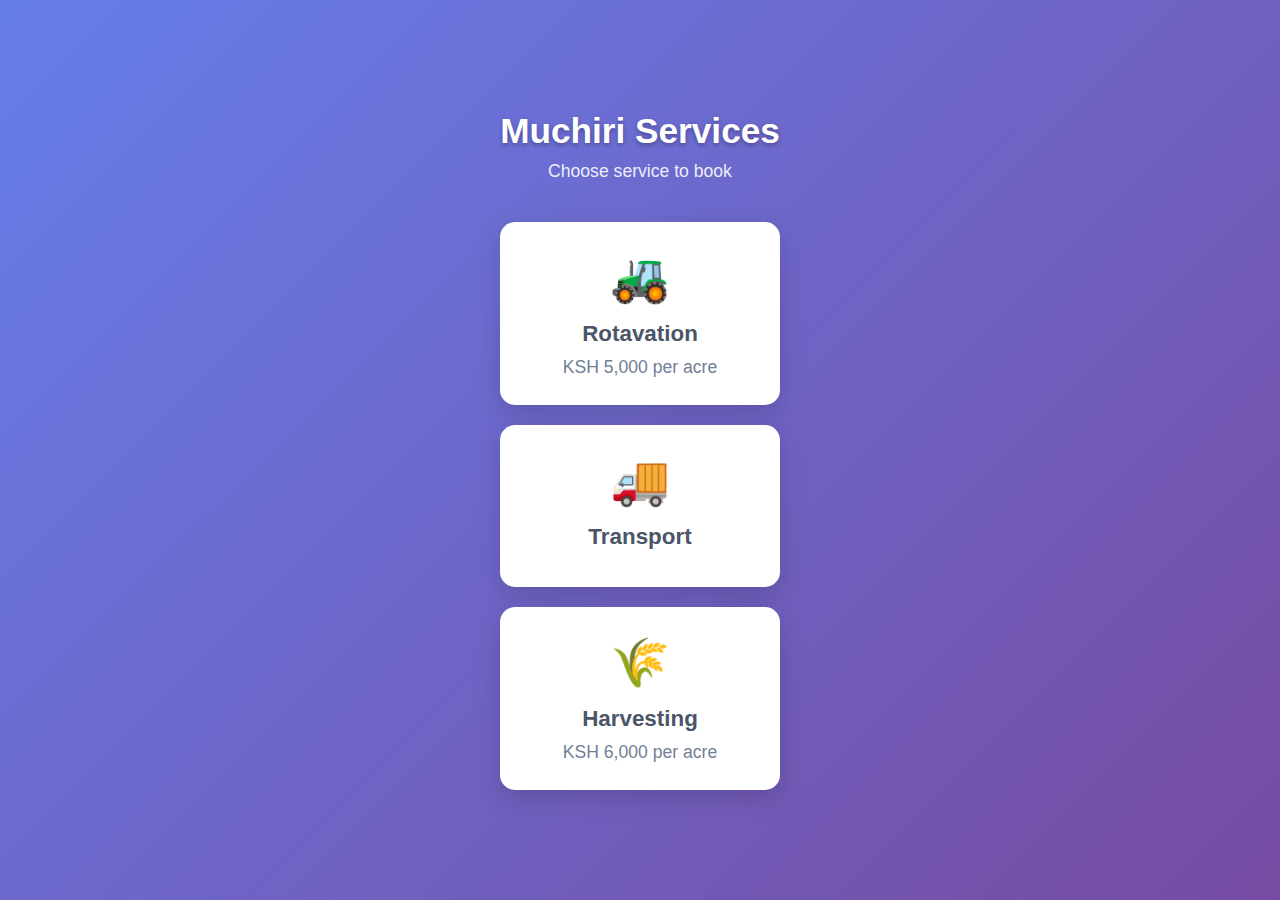
<file: index.html>
<!DOCTYPE html>
<html lang="en">
<head>
    <meta charset="UTF-8">
    <meta name="viewport" content="width=device-width, initial-scale=1.0">
    <title>Agricultural Services Booking</title>
    <link rel="stylesheet" href="style.css">
</head>
<body>
    <!-- Main Services Page -->
    <div id="mainPage" class="page">
        <div class="container">
            <h1>Muchiri Services</h1>
            <p class="subtitle">Choose service to book</p>
            
            <div class="services-list">
                <div class="service-card" onclick="selectService('Rotavation', 5000, 'acre')">
                    <div class="service-icon">🚜</div>
                    <h3>Rotavation</h3>
                    <p>KSH 5,000 per acre</p>
                </div>
                
                <div class="service-card" onclick="selectService('Transport', 150, 'bag')">
                    <div class="service-icon">🚚</div>
                    <h3>Transport</h3>
                    <p></p>
                </div>
                
                <div class="service-card" onclick="selectService('Harvesting', 6000, 'acre')">
                    <div class="service-icon">🌾</div>
                    <h3>Harvesting</h3>
                    <p>KSH 6,000 per acre</p>
                </div>
            </div>
        </div>
    </div>

    <!-- Booking Page -->
    <div id="bookingPage" class="page hidden">
        <div class="container">
            <div class="navigation-buttons">
                <div class="back-btn" onclick="goBack()">← Back</div>
                <div class="home-btn" onclick="goToHome()">🏠 Home</div>
            </div>
            <h2 id="bookingHeader">You are booking for Service</h2>
            
            <form id="bookingForm">
                <!-- Part 1: Personal Details -->
                <div class="form-section">
                    <h3>Personal Details</h3>
                    <div class="input-group">
                        <input type="text" id="firstName" placeholder="First Name" required>
                    </div>
                    <div class="input-group">
                        <input type="text" id="lastName" placeholder="Last Name" required>
                    </div>
                    <div class="input-group">
                        <input type="tel" id="phoneNumber" placeholder="Phone Number" required>
                    </div>
                </div>

                <!-- Part 2: Farm Details -->
                <div class="form-section">
                    <h3>Farm Details</h3>
                    <div class="input-group">
                        <select id="section" onchange="updateUnits()" required>
                            <option value="">Select Section</option>
                            <option value="Kraba">Kraba</option>
                            <option value="Tebere">Tebere</option>
                            <option value="Wamunu">Wamunu</option>
                            <option value="Wea">Wea</option>
                        </select>
                    </div>
                    <div class="input-group">
                        <select id="unit" required disabled>
                            <option value="">Select Unit</option>
                        </select>
                    </div>
                    <div class="input-group">
                        <input type="number" id="quantity" placeholder="Number of acres/bags" min="1" required>
                        <span id="quantityLabel">acres</span>
                    </div>
                    <div class="input-group">
                        <input type="date" id="serviceDate" required>
                    </div>
                </div>

                <button type="button" id="bookBtn" onclick="showPricing()" class="primary-btn">Book</button>
            </form>

            <!-- Part 3: Price Calculation (Hidden initially) -->
            <div id="pricingSection" class="form-section hidden">
                <h3>Service Summary</h3>
                <div class="price-breakdown">
                    <div class="price-item">
                        <span>Service:</span>
                        <span id="serviceType">-</span>
                    </div>
                    <div class="price-item">
                        <span>Quantity:</span>
                        <span id="serviceQuantity">-</span>
                    </div>
                    <div class="price-item">
                        <span>Rate:</span>
                        <span id="serviceRate">-</span>
                    </div>
                    <div class="price-item total">
                        <span>Total Amount:</span>
                        <span id="totalAmount">KSH 0</span>
                    </div>
                </div>
                <button type="button" onclick="completeBooking()" class="primary-btn complete-btn">Complete Booking Service</button>
            </div>
        </div>
    </div>

    <!-- Success Page -->
    <div id="successPage" class="page hidden">
        <div class="container">
            <div class="success-message">
                <div class="success-icon">✅</div>
                <h2>Booked Successfully!</h2>
                <p>Your service has been booked. We will contact you soon.</p>
                <button onclick="goHome()" class="primary-btn">Book Another Service</button>
            </div>
        </div>
    </div>

    <script>
        // Global variables
        let currentService = '';
        let currentRate = 0;
        let currentUnit = '';

        // Section-Unit mapping
        const sectionUnits = {
            'Kraba': ['K1', 'K2', 'K3', 'K4'],
            'Tebere': ['T1', 'T2', 'T3', 'T4'],
            'Wamunu': ['W1', 'W2', 'W3', 'W4'],
            'Wea': ['M1', 'M2', 'M3', 'M4', 'M5', 'M6']
        };

        // Service selection function
        function selectService(serviceName, rate, unit) {
            currentService = serviceName;
            currentRate = rate;
            currentUnit = unit;
            
            // Update header
            document.getElementById('bookingHeader').textContent = `You are booking for ${serviceName}`;
            
            // Update quantity label
            document.getElementById('quantityLabel').textContent = unit === 'acre' ? 'acres' : 'bags';
            document.getElementById('quantity').placeholder = `Number of ${unit === 'acre' ? 'acres' : 'bags'}`;
            
            // Show booking page
            showPage('bookingPage');
            
            // Reset form
            resetForm();
        }

        // Update units dropdown based on section selection
        function updateUnits() {
            const sectionSelect = document.getElementById('section');
            const unitSelect = document.getElementById('unit');
            const selectedSection = sectionSelect.value;
            
            // Clear unit options
            unitSelect.innerHTML = '<option value="">Select Unit</option>';
            
            if (selectedSection && sectionUnits[selectedSection]) {
                // Enable unit dropdown
                unitSelect.disabled = false;
                
                // Populate units for selected section
                sectionUnits[selectedSection].forEach(unit => {
                    const option = document.createElement('option');
                    option.value = unit;
                    option.textContent = unit;
                    unitSelect.appendChild(option);
                });
            } else {
                // Disable unit dropdown if no section selected
                unitSelect.disabled = true;
            }
        }

        // Show pricing section
        function showPricing() {
            // Validate form inputs
            const firstName = document.getElementById('firstName').value.trim();
            const lastName = document.getElementById('lastName').value.trim();
            const phoneNumber = document.getElementById('phoneNumber').value.trim();
            const section = document.getElementById('section').value;
            const unit = document.getElementById('unit').value;
            const quantity = document.getElementById('quantity').value;
            const serviceDate = document.getElementById('serviceDate').value;
            
            // Check if all fields are filled
            if (!firstName || !lastName || !phoneNumber || !section || !unit || !quantity || !serviceDate) {
                alert('Please fill in all fields before proceeding.');
                return;
            }
            
            // Validate phone number (basic validation)
            if (phoneNumber.length < 10) {
                alert('Please enter a valid phone number.');
                return;
            }
            
            // Validate quantity
            if (quantity <= 0) {
                alert('Please enter a valid quantity.');
                return;
            }
            
            // Calculate total amount
            const totalAmount = quantity * currentRate;
            
            // Update pricing section with fresh data
            document.getElementById('serviceType').textContent = currentService;
            document.getElementById('serviceQuantity').textContent = `${quantity} ${currentUnit === 'acre' ? 'acres' : 'bags'}`;
            document.getElementById('serviceRate').textContent = `KSH ${currentRate.toLocaleString()} per ${currentUnit}`;
            document.getElementById('totalAmount').textContent = `KSH ${totalAmount.toLocaleString()}`;
            
            // First hide book button completely
            document.getElementById('bookBtn').style.display = 'none';
            
            // Then show pricing section with animation
            const pricingSection = document.getElementById('pricingSection');
            pricingSection.style.display = 'block';
            pricingSection.classList.remove('hidden');
            pricingSection.classList.add('show');
            pricingSection.classList.add('fade-in');
            
            // Smooth scroll to pricing section
            setTimeout(() => {
                pricingSection.scrollIntoView({ behavior: 'smooth', block: 'nearest' });
            }, 300);
        }

        // Complete booking
        function completeBooking() {
            // Add loading state
            const completeBtn = document.querySelector('.complete-btn');
            const originalText = completeBtn.textContent;
            completeBtn.textContent = 'Processing...';
            completeBtn.classList.add('loading');
            
            // Simulate booking process
            setTimeout(() => {
                // Hide the pricing section (Part 3)
                const pricingSection = document.getElementById('pricingSection');
                pricingSection.style.display = 'none';
                pricingSection.classList.add('hidden');
                pricingSection.classList.remove('show');
                
                // Show the Book button again
                document.getElementById('bookBtn').style.display = 'block';
                
                // Clear the pricing section data
                clearPricingSection();
                
                // Reset button state
                completeBtn.textContent = originalText;
                completeBtn.classList.remove('loading');
                
                // Show success message briefly, then return to form
                showPage('successPage');
                
                // After 3 seconds, go back to booking page with fresh form
                setTimeout(() => {
                    showPage('bookingPage');
                }, 3000);
            }, 2000);
        }

        // Navigation functions
        function showPage(pageId) {
            // Hide all pages
            document.querySelectorAll('.page').forEach(page => {
                page.classList.add('hidden');
            });
            
            // Show selected page
            document.getElementById(pageId).classList.remove('hidden');
            document.getElementById(pageId).classList.add('fade-in');
            
            // Scroll to top
            window.scrollTo(0, 0);
        }

        function goBack() {
            showPage('mainPage');
            resetForm();
        }

        function goHome() {
            showPage('mainPage');
            resetForm();
        }

        function goToHome() {
            // Navigate to home.html
            window.location.href = 'home.html';
        }

        // Reset form function
        function resetForm() {
            // Reset form fields
            document.getElementById('bookingForm').reset();
            
            // Reset dropdowns
            document.getElementById('unit').disabled = true;
            document.getElementById('unit').innerHTML = '<option value="">Select Unit</option>';
            
            // Ensure pricing section is completely hidden
            const pricingSection = document.getElementById('pricingSection');
            pricingSection.style.display = 'none';
            pricingSection.classList.add('hidden');
            pricingSection.classList.remove('show');
            pricingSection.classList.remove('fade-in');
            
            // Show book button again
            document.getElementById('bookBtn').style.display = 'block';
            
            // Clear pricing section data
            clearPricingSection();
            
            // Set minimum date to today
            const today = new Date().toISOString().split('T')[0];
            document.getElementById('serviceDate').setAttribute('min', today);
        }

        // Clear pricing section data
        function clearPricingSection() {
            document.getElementById('serviceType').textContent = '-';
            document.getElementById('serviceQuantity').textContent = '-';
            document.getElementById('serviceRate').textContent = '-';
            document.getElementById('totalAmount').textContent = 'KSH 0';
        }

        // Initialize the application
        document.addEventListener('DOMContentLoaded', function() {
            // Set minimum date to today
            const today = new Date().toISOString().split('T')[0];
            document.getElementById('serviceDate').setAttribute('min', today);
            
            // Show main page
            showPage('mainPage');
            
            // Add form validation
            const form = document.getElementById('bookingForm');
            const inputs = form.querySelectorAll('input, select');
            
            inputs.forEach(input => {
                input.addEventListener('input', function() {
                    // Remove error styling when user starts typing
                    this.style.borderColor = '#e2e8f0';
                });
                
                input.addEventListener('invalid', function() {
                    // Add error styling for invalid inputs
                    this.style.borderColor = '#e53e3e';
                });
            });
            
            // Format phone number input
            document.getElementById('phoneNumber').addEventListener('input', function(e) {
                // Remove non-numeric characters
                let value = e.target.value.replace(/\D/g, '');
                
                // Limit to reasonable phone number length
                if (value.length > 12) {
                    value = value.slice(0, 12);
                }
                
                e.target.value = value;
            });
            
            // Validate names (only letters and spaces)
            const nameInputs = ['firstName', 'lastName'];
            nameInputs.forEach(inputId => {
                document.getElementById(inputId).addEventListener('input', function(e) {
                    // Allow only letters and spaces
                    e.target.value = e.target.value.replace(/[^a-zA-Z\s]/g, '');
                });
            });
        });

        // Handle form submission
        document.getElementById('bookingForm').addEventListener('submit', function(e) {
            e.preventDefault();
            showPricing();
        });

        // Add touch feedback for mobile
        document.addEventListener('touchstart', function() {}, true);
    </script>
</body>
</html>
</file>
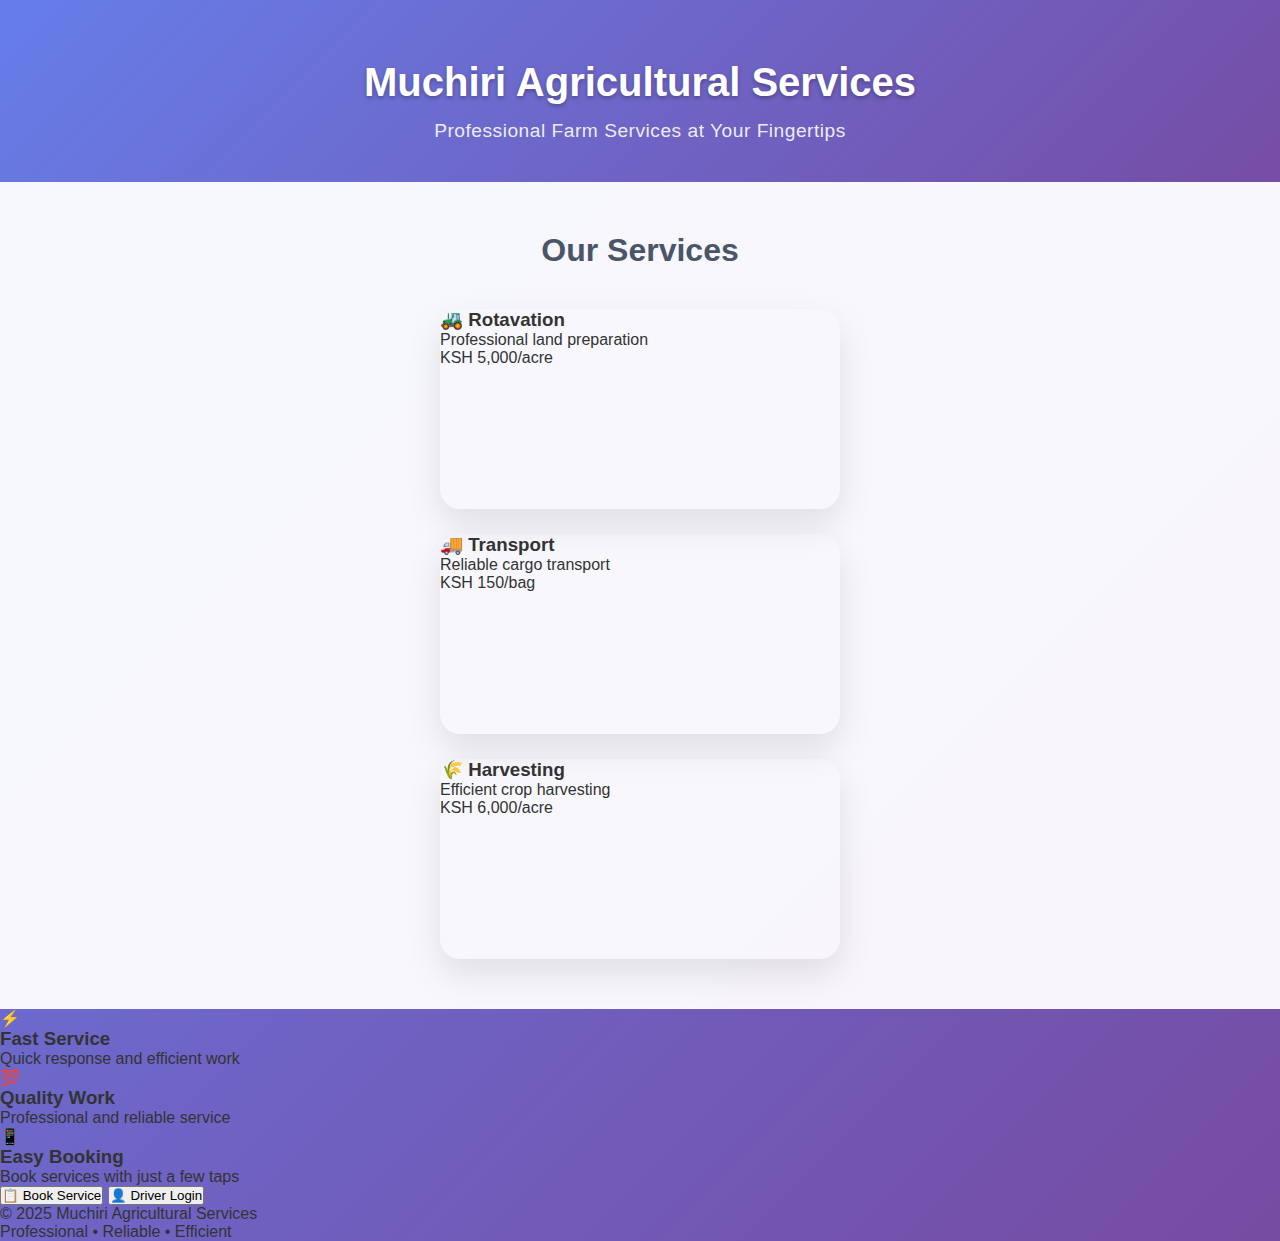
<file: default.html>
<!DOCTYPE html>
<html lang="en">
<head>
    <meta charset="UTF-8">
    <meta name="viewport" content="width=device-width, initial-scale=1.0">
    <title>Muchiri Agricultural Services - Redirecting...</title>
    <meta http-equiv="refresh" content="0; url=home.html">
    <link rel="canonical" href="home.html">
    <script>
        // JavaScript redirect as backup
        window.location.href = 'home.html';
    </script>
</head>
<body>
    <div style="text-align: center; padding: 50px; font-family: Arial, sans-serif;">
        <h1>🚜 Muchiri Agricultural Services</h1>
        <p>Redirecting you to our home page...</p>
        <p>If you're not redirected automatically, <a href="home.html">click here</a>.</p>
    </div>
</body>
</html>
</file>
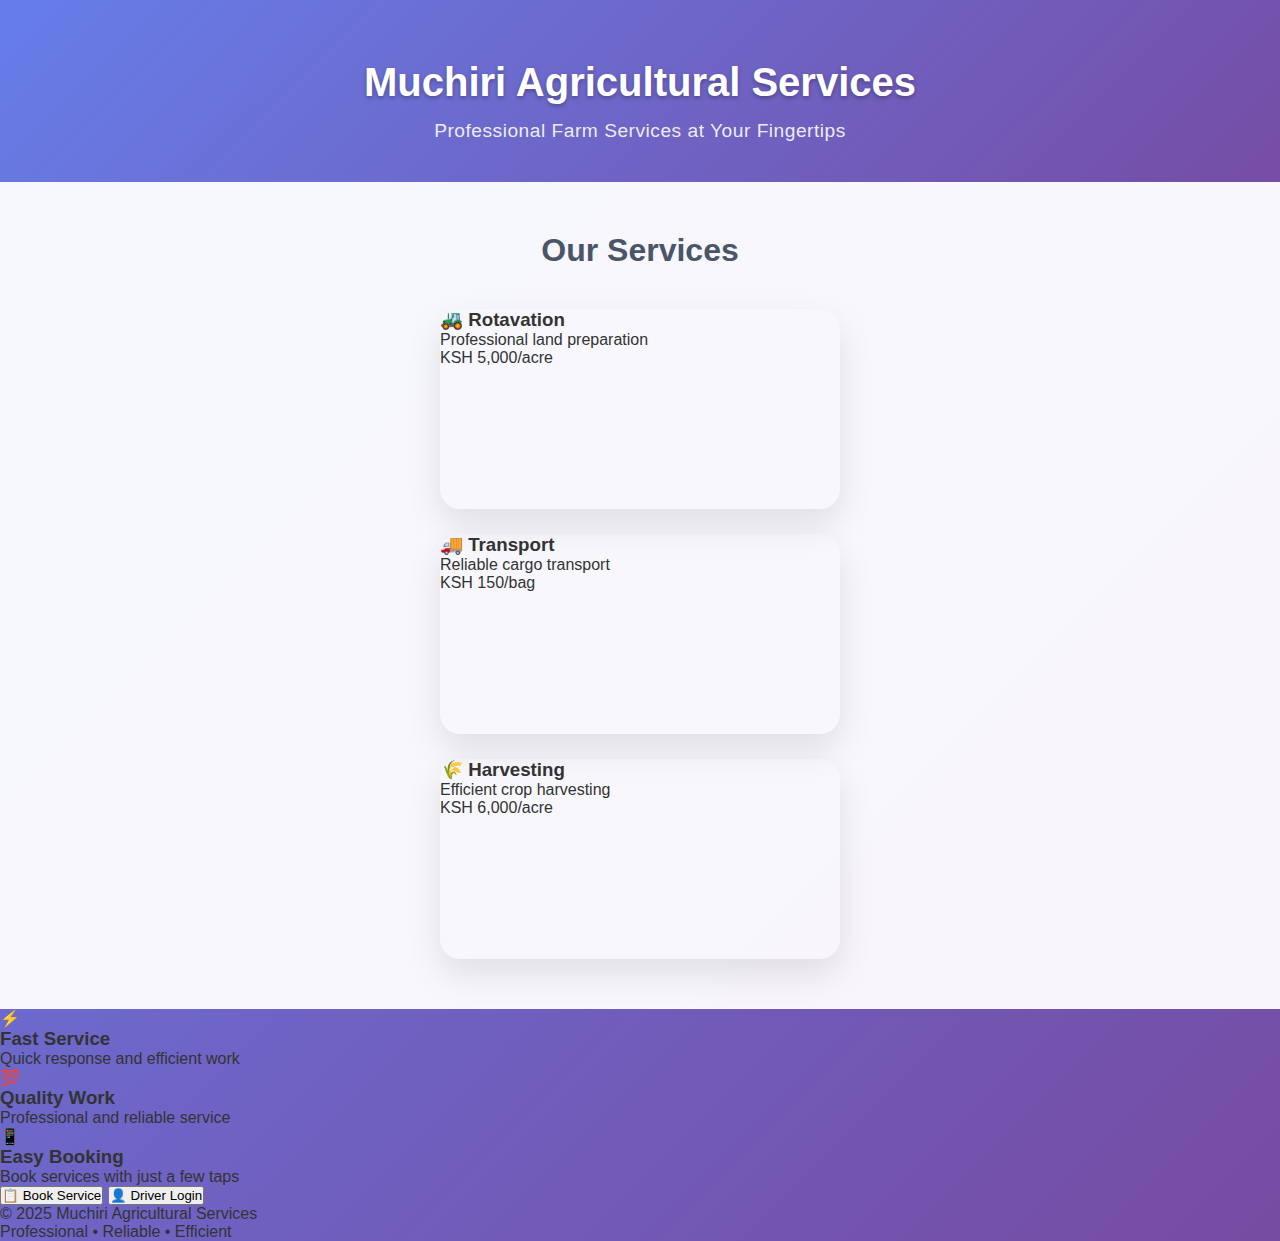
<file: home.html>
<!DOCTYPE html>
<html lang="en">
<head>
    <meta charset="UTF-8">
    <meta name="viewport" content="width=device-width, initial-scale=1.0">
    <title>Muchiri Agricultural Services - Rotavation, Transport & Harvesting Services Kenya</title>
    <meta name="description" content="Professional agricultural services in Kenya. Book rotavation, transport, and harvesting services. Muchiri Services provides reliable farming equipment and transport solutions.">
    <meta name="keywords" content="muchiri, agricultural services, rotavation, transport, harvesting, farming, kenya, book services, muchiri.com">
    <meta name="author" content="Muchiri Agricultural Services">
    
    <!-- Open Graph Meta Tags for Social Sharing -->
    <meta property="og:title" content="Muchiri Agricultural Services - Professional Farming Solutions">
    <meta property="og:description" content="Book reliable rotavation, transport, and harvesting services in Kenya. Professional agricultural equipment and services.">
    <meta property="og:type" content="website">
    <meta property="og:url" content="https://laban-dott.github.io/muchiri-agricultural-services/">
    
    <link rel="stylesheet" href="style.css">
</head>
<body>
    <div class="home-container">
        <header class="hero-section">
            <div class="hero-content">
                <h1>Muchiri Agricultural Services</h1>
                <p class="tagline">Professional Farm Services at Your Fingertips</p>
            </div>
        </header>

        <section class="services-gallery">
            <h2>Our Services</h2>
            
            <div class="service-showcase">
                <div class="service-image-card">
                    <div class="service-image rotavation-img">
                        <div class="image-overlay">
                            <h3>🚜 Rotavation</h3>
                            <p>Professional land preparation</p>
                            <span class="price">KSH 5,000/acre</span>
                        </div>
                    </div>
                </div>

                <div class="service-image-card">
                    <div class="service-image transport-img">
                        <div class="image-overlay">
                            <h3>🚚 Transport</h3>
                            <p>Reliable cargo transport</p>
                            <span class="price">KSH 150/bag</span>
                        </div>
                    </div>
                </div>

                <div class="service-image-card">
                    <div class="service-image harvesting-img">
                        <div class="image-overlay">
                            <h3>🌾 Harvesting</h3>
                            <p>Efficient crop harvesting</p>
                            <span class="price">KSH 6,000/acre</span>
                        </div>
                    </div>
                </div>
            </div>
        </section>

        <section class="features">
            <div class="feature-item">
                <div class="feature-icon">⚡</div>
                <h3>Fast Service</h3>
                <p>Quick response and efficient work</p>
            </div>
            <div class="feature-item">
                <div class="feature-icon">💯</div>
                <h3>Quality Work</h3>
                <p>Professional and reliable service</p>
            </div>
            <div class="feature-item">
                <div class="feature-icon">📱</div>
                <h3>Easy Booking</h3>
                <p>Book services with just a few taps</p>
            </div>
        </section>

        <section class="action-buttons">
            <button onclick="bookService()" class="btn-primary book-btn">
                <span class="btn-icon">📋</span>
                Book Service
            </button>
            
            <button onclick="driverLogin()" class="btn-secondary login-btn">
                <span class="btn-icon">👤</span>
                Driver Login
            </button>
        </section>

        <footer class="footer">
            <p>&copy; 2025 Muchiri Agricultural Services</p>
            <p>Professional • Reliable • Efficient</p>
        </footer>
    </div>

    <script>
        function bookService() {
            window.location.href = 'index.html';
        }

        function driverLogin() {
            window.location.href = 'dashboard.html';
        }

        document.addEventListener('touchstart', function() {}, true);

        document.addEventListener('DOMContentLoaded', function() {
            const observerOptions = {
                threshold: 0.1,
                rootMargin: '0px 0px -50px 0px'
            };

            const observer = new IntersectionObserver((entries) => {
                entries.forEach(entry => {
                    if (entry.isIntersecting) {
                        entry.target.classList.add('fade-in');
                    }
                });
            }, observerOptions);

            document.querySelectorAll('.service-image-card, .feature-item').forEach(el => {
                observer.observe(el);
            });
        });
    </script>
</body>
</html>
</file>
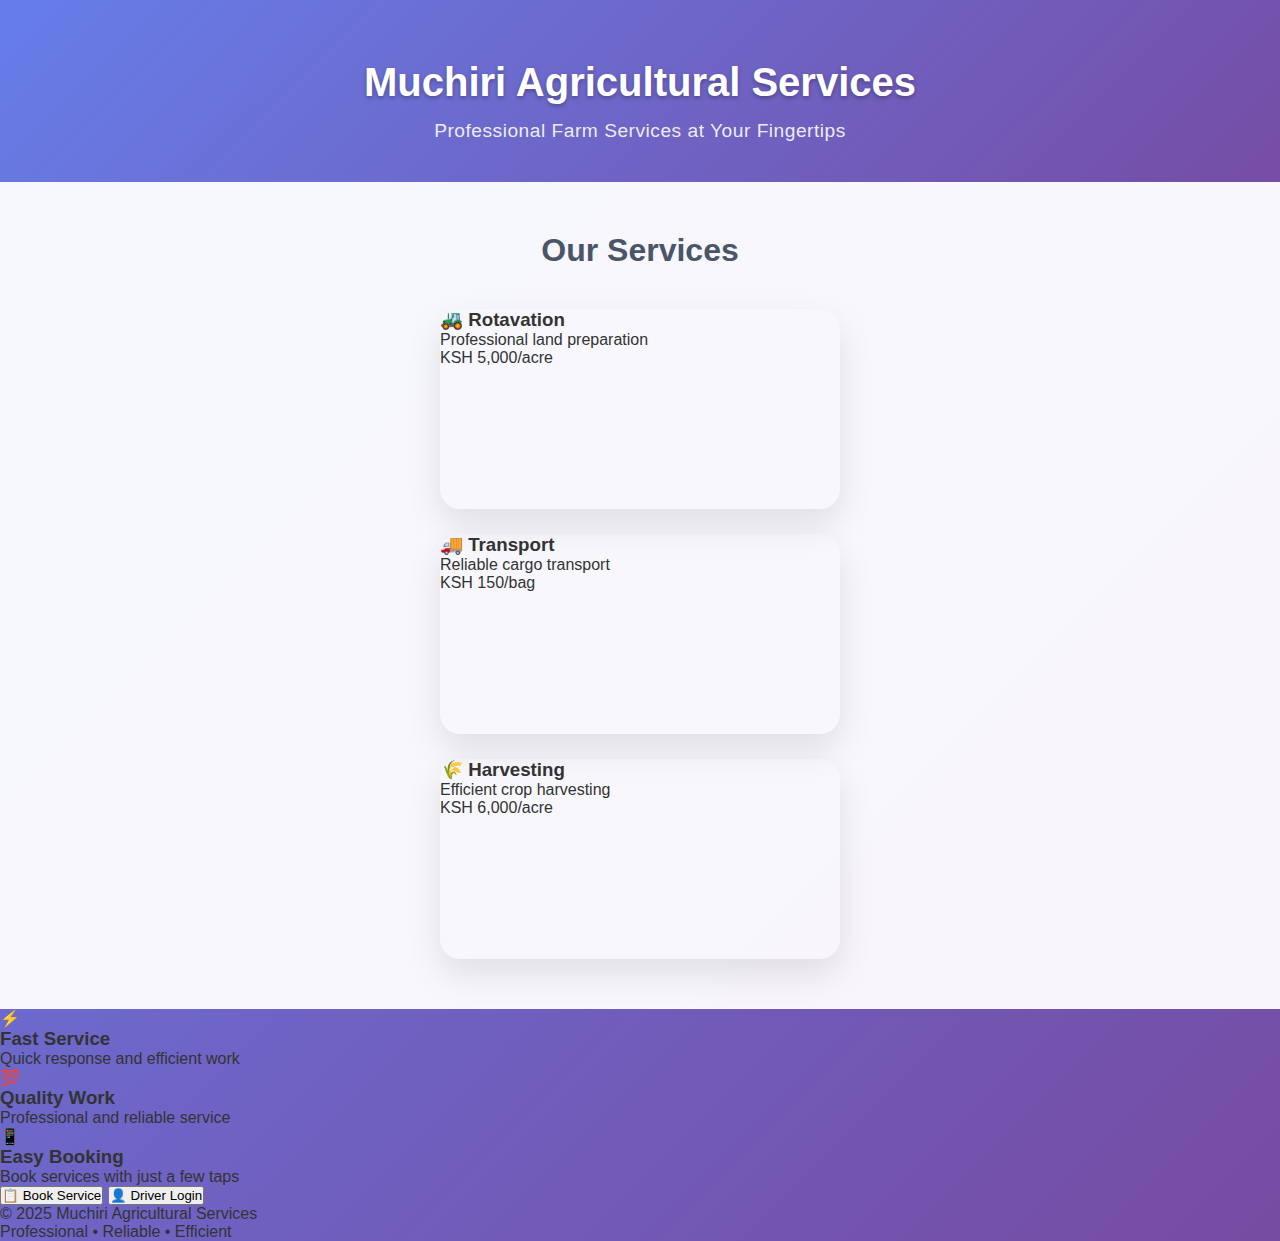
<file: redirect.html>
<!DOCTYPE html>
<html lang="en">
<head>
    <meta charset="UTF-8">
    <meta name="viewport" content="width=device-width, initial-scale=1.0">
    <title>Muchiri Agricultural Services - Redirecting...</title>
    <meta http-equiv="refresh" content="0; url=home.html">
    <link rel="canonical" href="home.html">
</head>
<body>
    <script>
        // Immediate redirect to home.html
        window.location.href = 'home.html';
    </script>
    <p>Redirecting to <a href="home.html">Muchiri Agricultural Services</a>...</p>
</body>
</html>
</file>
<file: style.css>
* {
    margin: 0;
    padding: 0;
    box-sizing: border-box;
}

body {
    font-family: 'Segoe UI', Tahoma, Geneva, Verdana, sans-serif;
    background: linear-gradient(135deg, #667eea 0%, #764ba2 100%);
    min-height: 100vh;
    color: #333;
}

.container {
    max-width: 100%;
    padding: 20px;
    margin: 0 auto;
}

.page {
    min-height: 100vh;
    display: flex;
    align-items: center;
    justify-content: center;
}

.page.hidden {
    display: none;
}

h1 {
    text-align: center;
    color: white;
    font-size: 2.2rem;
    margin-bottom: 10px;
    text-shadow: 0 2px 4px rgba(0,0,0,0.3);
}

.subtitle {
    text-align: center;
    color: rgba(255,255,255,0.9);
    font-size: 1.1rem;
    margin-bottom: 40px;
}

.services-list {
    display: flex;
    flex-direction: column;
    gap: 20px;
    max-width: 400px;
    margin: 0 auto;
}

.service-card {
    background: white;
    border-radius: 15px;
    padding: 25px;
    text-align: center;
    box-shadow: 0 8px 25px rgba(0,0,0,0.15);
    cursor: pointer;
    transition: all 0.3s ease;
    border: 2px solid transparent;
}

.service-card:hover {
    transform: translateY(-5px);
    box-shadow: 0 12px 35px rgba(0,0,0,0.2);
    border-color: #667eea;
}

.service-icon {
    font-size: 3rem;
    margin-bottom: 15px;
}

.service-card h3 {
    color: #4a5568;
    font-size: 1.4rem;
    margin-bottom: 10px;
}

.service-card p {
    color: #718096;
    font-size: 1.1rem;
    font-weight: 500;
}

.back-btn {
    color: white;
    font-size: 1.1rem;
    cursor: pointer;
    margin-bottom: 20px;
    display: inline-flex;
    align-items: center;
    padding: 10px;
    border-radius: 8px;
    transition: background-color 0.3s ease;
}

.back-btn:hover {
    background-color: rgba(255,255,255,0.1);
}

.navigation-buttons {
    display: flex;
    gap: 10px;
    margin-bottom: 20px;
    flex-wrap: wrap;
}

.home-btn {
    color: white;
    font-size: 1.1rem;
    cursor: pointer;
    display: inline-flex;
    align-items: center;
    padding: 10px 15px;
    border-radius: 8px;
    background-color: rgba(40, 167, 69, 0.8);
    transition: all 0.3s ease;
    font-weight: 500;
}

.home-btn:hover {
    background-color: rgba(40, 167, 69, 1);
    transform: translateY(-1px);
}

#bookingHeader {
    color: white;
    font-size: 1.8rem;
    text-align: center;
    margin-bottom: 30px;
    text-shadow: 0 2px 4px rgba(0,0,0,0.3);
}

.form-section {
    background: white;
    border-radius: 15px;
    padding: 25px;
    margin-bottom: 20px;
    box-shadow: 0 8px 25px rgba(0,0,0,0.15);
}

.form-section h3 {
    color: #4a5568;
    font-size: 1.3rem;
    margin-bottom: 20px;
    border-bottom: 2px solid #e2e8f0;
    padding-bottom: 10px;
}

.input-group {
    margin-bottom: 20px;
    position: relative;
}

.input-group:last-child {
    margin-bottom: 0;
}

input, select {
    width: 100%;
    padding: 15px;
    border: 2px solid #e2e8f0;
    border-radius: 10px;
    font-size: 1rem;
    transition: all 0.3s ease;
    background: white;
}

input:focus, select:focus {
    outline: none;
    border-color: #667eea;
    box-shadow: 0 0 0 3px rgba(102, 126, 234, 0.1);
}

input[type="number"] {
    padding-right: 60px;
}

#quantityLabel {
    position: absolute;
    right: 15px;
    top: 50%;
    transform: translateY(-50%);
    color: #718096;
    font-size: 0.9rem;
    pointer-events: none;
}

select:disabled {
    background-color: #f7fafc;
    color: #a0aec0;
    cursor: not-allowed;
}

.primary-btn {
    width: 100%;
    padding: 18px;
    background: linear-gradient(135deg, #667eea 0%, #764ba2 100%);
    color: white;
    border: none;
    border-radius: 12px;
    font-size: 1.1rem;
    font-weight: 600;
    cursor: pointer;
    transition: all 0.3s ease;
    box-shadow: 0 4px 15px rgba(102, 126, 234, 0.3);
}

.primary-btn:hover {
    transform: translateY(-2px);
    box-shadow: 0 6px 20px rgba(102, 126, 234, 0.4);
}

.primary-btn:active {
    transform: translateY(0);
}

.complete-btn {
    background: linear-gradient(135deg, #48bb78 0%, #38a169 100%);
    box-shadow: 0 4px 15px rgba(72, 187, 120, 0.3);
}

.complete-btn:hover {
    box-shadow: 0 6px 20px rgba(72, 187, 120, 0.4);
}

#pricingSection {
    display: none;
}

#pricingSection.show {
    display: block !important;
}

.price-breakdown {
    background: #f7fafc;
    border-radius: 10px;
    padding: 20px;
    margin-bottom: 25px;
}

.price-item {
    display: flex;
    justify-content: space-between;
    align-items: center;
    padding: 12px 0;
    border-bottom: 1px solid #e2e8f0;
}

.price-item:last-child {
    border-bottom: none;
}

.price-item.total {
    font-weight: 700;
    font-size: 1.2rem;
    color: #2d3748;
    border-top: 2px solid #4a5568;
    margin-top: 10px;
    padding-top: 15px;
}

.success-message {
    background: white;
    border-radius: 20px;
    padding: 40px 30px;
    text-align: center;
    box-shadow: 0 15px 40px rgba(0,0,0,0.15);
    max-width: 400px;
    margin: 0 auto;
}

.success-icon {
    font-size: 4rem;
    margin-bottom: 20px;
}

.success-message h2 {
    color: #48bb78;
    font-size: 1.8rem;
    margin-bottom: 15px;
}

.success-message p {
    color: #718096;
    font-size: 1.1rem;
    margin-bottom: 30px;
    line-height: 1.5;
}

.home-container {
    max-width: 100%;
    overflow-x: hidden;
}

.hero-section {
    padding: 60px 20px 40px;
    text-align: center;
    background: linear-gradient(135deg, rgba(102, 126, 234, 0.9) 0%, rgba(118, 75, 162, 0.9) 100%);
}

.hero-content h1 {
    color: white;
    font-size: 2.5rem;
    margin-bottom: 15px;
    text-shadow: 0 2px 4px rgba(0,0,0,0.3);
    font-weight: 700;
}

.tagline {
    color: rgba(255,255,255,0.9);
    font-size: 1.2rem;
    font-weight: 300;
    letter-spacing: 0.5px;
}

.services-gallery {
    padding: 50px 20px;
    background: rgba(255,255,255,0.95);
}

.services-gallery h2 {
    text-align: center;
    color: #4a5568;
    font-size: 2rem;
    margin-bottom: 40px;
    font-weight: 600;
}

.service-showcase {
    display: flex;
    flex-direction: column;
    gap: 25px;
    max-width: 400px;
    margin: 0 auto;
}

.service-image-card {
    border-radius: 20px;
    overflow: hidden;
    box-shadow: 0 15px 35px rgba(0,0,0,0.1);
    transform: translateY(20px);
    opacity: 0;
    transition: all 0.6s ease;
}

.service-image-card.fade-in {
    transform: translateY(0);
    opacity: 1;
}

.service-image {
    height: 200px;
    position: relative;
    background-size: cover;
    background-position: center;
    background-repeat: no-repeat;
    cursor: pointer;
    transition: transform 0.3s ease;
}

.service-image:hover {
    transform: scale(1.05);
}

.rotavation-img {
    background: linear-gradient(135deg, rgba(34, 139, 34, 0.8), rgba(50, 205, 50, 0.8)),
                url('data:image/svg+xml,<svg xmlns="http://www.w3.org/2000/svg" viewBox="0 0 400 200"><rect fill="%23228B22" width="400" height="200"/><circle fill="%23FFA500" cx="100" cy="100" r="30"[...]
}

.transport-img {
    background: linear-gradient(135deg, rgba(30, 144, 255, 0.8), rgba(70, 130, 180, 0.8)),
                url('data:image/svg+xml,<svg xmlns="http://www.w3.org/2000/svg" viewBox="0 0 400 200"><rect fill="%231E90FF" width="400" height="200"/><rect fill="%23FF6347" x="50" y="80" width="120" [...]
}

.harvesting-img {
    background: linear-gradient(135deg, rgba(255, 215, 0, 0.8), rgba(255, 140, 0, 0.8)),
                url('data:image/svg+xml,<svg xmlns="http://www.w3.org/2000/svg" viewBox="0 0 400 200"><rect fill="%23FFD700" width="400" height="200"/><rect fill="%23228B22" x="0" y="160" width="400" [...]
}

.image-overlay {
    position: absolute;
    bottom: 0;
    left: 0;
    right: 0;
    background: linear-gradient(transparent, rgba(0,0,0,0.8));
    color: white;
    padding: 25px 20px 20px;
    text-align: center;
}

.image-overlay h3 {
    font-size: 1.4rem;
    margin-bottom: 8px;
    font-weight: 600;
}

.image-overlay p {
    font-size: 0.9rem;
    margin-bottom: 8px;
    opacity: 0.9;
}

.price {
    background: rgba(255,255,255,0.2);
    padding: 5px 12px;
    border-radius: 15px;
    font-size: 0.9rem;
    font-weight: 600;
    display: inline-block;
}

.features {
    padding: 50px 20px;
    background: rgba(255,255,255,0.95);
    display: flex;
    flex-direction: column;
    gap: 30px;
    max-width: 400px;
    margin: 0 auto;
}

.feature-item {
    text-align: center;
    padding: 25px 15px;
    background: white;
    border-radius: 15px;
    box-shadow: 0 8px 25px rgba(0,0,0,0.1);
    transform: translateY(20px);
    opacity: 0;
    transition: all 0.6s ease;
}

.feature-item.fade-in {
    transform: translateY(0);
    opacity: 1;
}

.feature-icon {
    font-size: 3rem;
    margin-bottom: 15px;
}

.feature-item h3 {
    color: #4a5568;
    font-size: 1.3rem;
    margin-bottom: 10px;
    font-weight: 600;
}

.feature-item p {
    color: #718096;
    font-size: 1rem;
    line-height: 1.5;
}

.action-buttons {
    padding: 50px 20px;
    display: flex;
    flex-direction: column;
    gap: 20px;
    max-width: 350px;
    margin: 0 auto;
}

.btn-primary, .btn-secondary {
    width: 100%;
    padding: 18px 25px;
    border: none;
    border-radius: 15px;
    font-size: 1.2rem;
    font-weight: 600;
    cursor: pointer;
    transition: all 0.3s ease;
    display: flex;
    align-items: center;
    justify-content: center;
    gap: 12px;
    text-decoration: none;
    color: white;
}

.btn-primary {
    background: linear-gradient(135deg, #48bb78 0%, #38a169 100%);
    box-shadow: 0 8px 25px rgba(72, 187, 120, 0.3);
}

.btn-primary:hover {
    transform: translateY(-3px);
    box-shadow: 0 12px 35px rgba(72, 187, 120, 0.4);
}

.btn-secondary {
    background: linear-gradient(135deg, #667eea 0%, #764ba2 100%);
    box-shadow: 0 8px 25px rgba(102, 126, 234, 0.3);
}

.btn-secondary:hover {
    transform: translateY(-3px);
    box-shadow: 0 12px 35px rgba(102, 126, 234, 0.4);
}

.btn-icon {
    font-size: 1.3rem;
}

.footer {
    padding: 40px 20px;
    text-align: center;
    background: rgba(0,0,0,0.1);
    color: white;
}

.footer p {
    margin-bottom: 5px;
    font-size: 0.9rem;
}

.footer p:first-child {
    font-weight: 600;
}

.footer p:last-child {
    opacity: 0.8;
    font-size: 0.8rem;
}

.login-container {
    background: white;
    border-radius: 20px;
    padding: 40px 30px;
    box-shadow: 0 15px 40px rgba(0,0,0,0.15);
    max-width: 350px;
    width: 90%;
    margin: 20px;
}

.login-header {
    text-align: center;
    margin-bottom: 30px;
}

.login-header h1 {
    color: #4a5568;
    font-size: 1.8rem;
    margin-bottom: 10px;
    font-weight: 600;
}

.login-header p {
    color: #718096;
    font-size: 1rem;
}

.login-form {
    margin-bottom: 25px;
}

.login-btn {
    width: 100%;
    padding: 15px;
    background: linear-gradient(135deg, #667eea 0%, #764ba2 100%);
    color: white;
    border: none;
    border-radius: 10px;
    font-size: 1.1rem;
    font-weight: 600;
    cursor: pointer;
    transition: all 0.3s ease;
    box-shadow: 0 4px 15px rgba(102, 126, 234, 0.3);
}

.login-btn:hover {
    transform: translateY(-2px);
    box-shadow: 0 6px 20px rgba(102, 126, 234, 0.4);
}

.back-home-btn {
    color: #667eea;
    background: transparent;
    border: none;
    font-size: 1rem;
    cursor: pointer;
    padding: 10px;
    border-radius: 5px;
    transition: background-color 0.3s ease;
}

.back-home-btn:hover {
    background-color: rgba(102, 126, 234, 0.1);
}

.login-footer {
    text-align: center;
}

#dashboardPage {
    align-items: flex-start;
    padding: 0;
}

.dashboard-container {
    width: 100%;
    max-width: 100%;
    min-height: 100vh;
    background: rgba(255,255,255,0.95);
}

.dashboard-header {
    background: linear-gradient(135deg, #667eea 0%, #764ba2 100%);
    color: white;
    padding: 25px 20px;
}

.header-content {
    display: flex;
    justify-content: space-between;
    align-items: center;
    margin-bottom: 25px;
}

.header-content h1 {
    font-size: 1.8rem;
    font-weight: 600;
}

.logout-btn {
    background: rgba(255,255,255,0.2);
    color: white;
    border: none;
    padding: 10px 15px;
    border-radius: 8px;
    font-size: 0.9rem;
    cursor: pointer;
    transition: background-color 0.3s ease;
}

.logout-btn:hover {
    background: rgba(255,255,255,0.3);
}

.stats-summary {
    display: flex;
    justify-content: space-between;
    gap: 15px;
}

.stat-item {
    text-align: center;
    background: rgba(255,255,255,0.1);
    padding: 20px 10px;
    border-radius: 12px;
    flex: 1;
}

.stat-number {
    display: block;
    font-size: 2rem;
    font-weight: 700;
    margin-bottom: 5px;
}

.stat-label {
    font-size: 0.9rem;
    opacity: 0.9;
}

.tab-navigation {
    display: flex;
    background: white;
    box-shadow: 0 2px 10px rgba(0,0,0,0.1);
    overflow-x: auto;
}

.tab-btn {
    flex: 1;
    padding: 15px 10px;
    background: transparent;
    border: none;
    font-size: 0.9rem;
    font-weight: 600;
    color: #718096;
    cursor: pointer;
    transition: all 0.3s ease;
    border-bottom: 3px solid transparent;
    position: relative;
    white-space: nowrap;
}

.tab-btn.active {
    color: #667eea;
    border-bottom-color: #667eea;
    background: rgba(102, 126, 234, 0.05);
}

.count-badge {
    background: #e53e3e;
    color: white;
    font-size: 0.7rem;
    padding: 3px 6px;
    border-radius: 10px;
    margin-left: 5px;
}

.tab-btn.active .count-badge {
    background: #667eea;
}

.bookings-content {
    padding: 20px;
}

.tab-content {
    display: none;
}

.tab-content.active {
    display: block;
}

.section-header {
    display: flex;
    justify-content: space-between;
    align-items: center;
    margin-bottom: 20px;
}

.section-header h2 {
    color: #4a5568;
    font-size: 1.3rem;
    font-weight: 600;
}

.refresh-btn {
    background: #48bb78;
    color: white;
    border: none;
    padding: 8px 12px;
    border-radius: 8px;
    font-size: 0.9rem;
    cursor: pointer;
    transition: background-color 0.3s ease;
}

.refresh-btn:hover {
    background: #38a169;
}

.refresh-btn:disabled {
    background: #a0aec0;
    cursor: not-allowed;
}

.bookings-list {
    display: flex;
    flex-direction: column;
    gap: 15px;
}

.booking-card {
    background: white;
    border-radius: 15px;
    padding: 20px;
    box-shadow: 0 4px 15px rgba(0,0,0,0.1);
    border-left: 4px solid #e2e8f0;
    transition: all 0.3s ease;
}

.booking-card.pending {
    border-left-color: #f6ad55;
}

.booking-card.completed {
    border-left-color: #48bb78;
}

.booking-card:hover {
    transform: translateY(-2px);
    box-shadow: 0 6px 20px rgba(0,0,0,0.15);
}

.booking-header {
    display: flex;
    justify-content: space-between;
    align-items: center;
    margin-bottom: 15px;
}

.service-info h3 {
    color: #4a5568;
    font-size: 1.2rem;
    margin-bottom: 5px;
    font-weight: 600;
}

.status-badge {
    padding: 4px 8px;
    border-radius: 12px;
    font-size: 0.8rem;
    font-weight: 600;
    text-transform: uppercase;
}

.status-badge.pending {
    background: rgba(246, 173, 85, 0.2);
    color: #c05621;
}

.status-badge.completed {
    background: rgba(72, 187, 120, 0.2);
    color: #38a169;
}

.booking-amount {
    font-size: 1.3rem;
    font-weight: 700;
    color: #48bb78;
}

.customer-info {
    margin-bottom: 15px;
}

.info-row {
    display: flex;
    justify-content: space-between;
    margin-bottom: 8px;
    padding: 5px 0;
}

.info-row .label {
    color: #718096;
    font-size: 0.9rem;
    font-weight: 500;
}

.info-row .value {
    color: #4a5568;
    font-size: 0.9rem;
    font-weight: 600;
    text-align: right;
}

.booking-actions {
    padding-top: 15px;
    border-top: 1px solid #e2e8f0;
}

.complete-btn {
    background: linear-gradient(135deg, #48bb78, #38a169);
    color: white;
    border: none;
    padding: 12px 20px;
    border-radius: 10px;
    font-size: 0.9rem;
    font-weight: 500;
    cursor: pointer;
    transition: all 0.3s ease;
    width: 100%;
    box-shadow: 0 2px 10px rgba(72, 187, 120, 0.3);
    display: flex;
    align-items: center;
    justify-content: center;
    gap: 5px;
}

.complete-btn:hover {
    background: linear-gradient(135deg, #38a169, #2d7d55);
    transform: translateY(-1px);
    box-shadow: 0 4px 15px rgba(72, 187, 120, 0.4);
}

.complete-btn:disabled {
    opacity: 0.7;
    cursor: not-allowed;
    transform: none;
}

.complete-btn:active {
    transform: translateY(0);
}

.no-bookings {
    text-align: center;
    padding: 60px 20px;
    color: #a0aec0;
}

.no-bookings-icon {
    font-size: 4rem;
    margin-bottom: 15px;
}

.no-bookings p {
    font-size: 1.1rem;
}

@media (max-width: 480px) {
    .container {
        padding: 15px;
    }
    
    h1 {
        font-size: 1.8rem;
    }
    
    .service-card {
        padding: 20px;
    }
    
    .service-icon {
        font-size: 2.5rem;
    }
    
    .form-section {
        padding: 20px;
    }
    
    input, select {
        padding: 12px;
    }
    
    .primary-btn {
        padding: 15px;
    }
    
    .hero-content h1 {
        font-size: 2rem;
    }
    
    .tagline {
        font-size: 1rem;
    }
    
    .services-gallery {
        padding: 40px 15px;
    }
    
    .service-image {
        height: 180px;
    }
    
    .features {
        padding: 40px 15px;
    }
    
    .action-buttons {
        padding: 40px 15px;
    }
    
    .btn-primary, .btn-secondary {
        padding: 15px 20px;
        font-size: 1.1rem;
    }
    
    .dashboard-header {
        padding: 20px 15px;
    }
    
    .header-content h1 {
        font-size: 1.5rem;
    }
    
    .stat-item {
        padding: 15px 8px;
    }
    
    .stat-number {
        font-size: 1.5rem;
    }
    
    .stat-label {
        font-size: 0.8rem;
    }
    
    .bookings-content {
 
 
</file>
